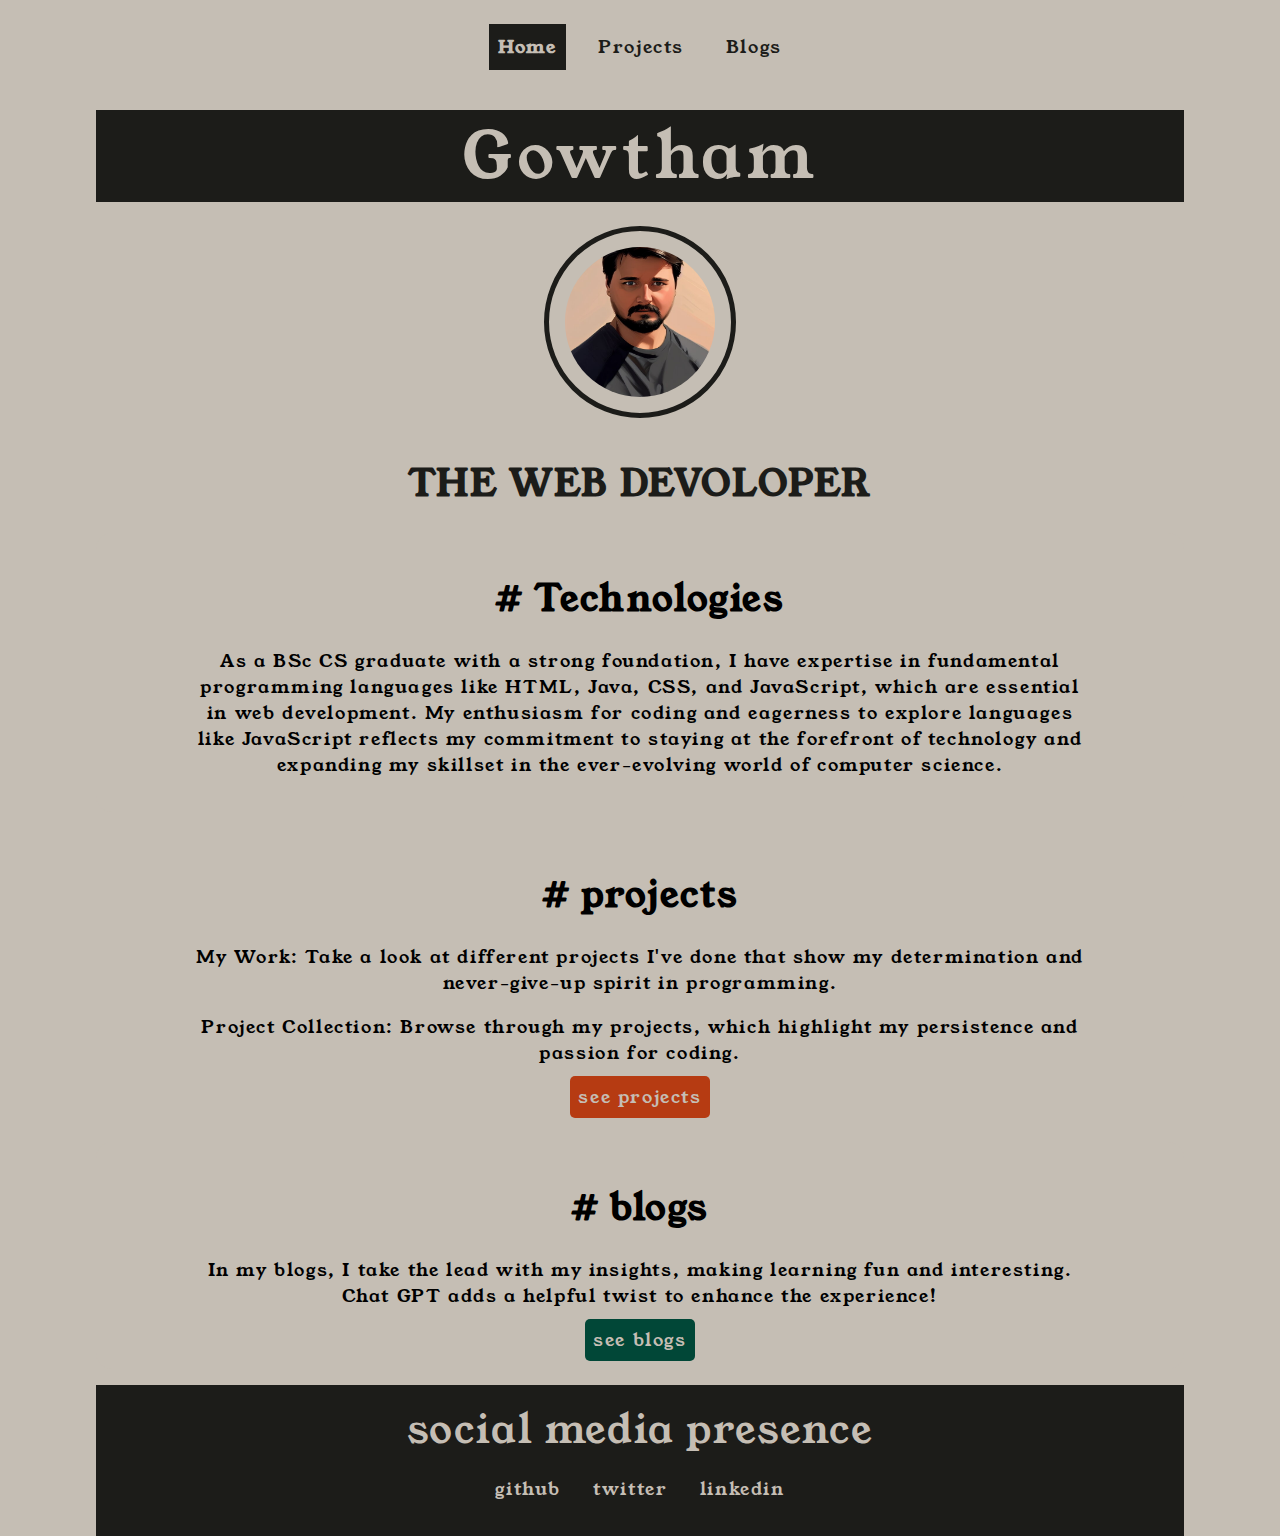
<file: index.html>
<!DOCTYPE html>
<html lang="en">
<head>
    <meta charset="UTF-8">
    <meta name="viewport" content="width=device-width, initial-scale=1.0">
    <link rel="stylesheet" href="style.css"> 
    <title>gowtham-home-portfolio-page</title>
</head>
<body>
    <!-- this is navigation code  -->
    <nav class="navigation">
        
        <ul class=" list-non-bullet nav-pills ">                   
            
        <li class="list-item-inline ">
                <a class="link linkactive" href="index.html">Home</a>
            </li>
           
            
        <li class="list-item-inline">
                 <a class="link" href="projects.html">Projects</a>
                </li>
                
            <li class="list-item-inline">
                <a class="link" href="blogs.html">Blogs</a>
            </li>
        </ul>
    </nav>


    <header class="hero">
    <h1 class="hero-heading" >Gowtham  </h1>
    
    </header>
    
<!--  this is header code -->
    <header class="hero">
    <img class="hero-img"   src="gimage.jpg" alt="img">
    <h1 class="hero-heading2" > THE WEB DEVOLOPER </h1>
    
    </header>
    <!-- this  is sections  -->
    <section class=" section section-two">
        <div class="container flued-container">
            <h1># Technologies </h1>
            <p>As a BSc CS graduate with a strong foundation, I have expertise in fundamental programming languages like HTML, Java, CSS, and JavaScript, which are essential in web development. My enthusiasm for coding and eagerness to explore languages like JavaScript reflects my commitment to staying at the forefront of technology and expanding my skillset in the ever-evolving world of computer science.</p>
           
        </div>
       
    </section>

    <!-- this is section2 -->
    <section class="section section-one">
        <div class="container flued-container"> 
            <h1># projects</h1>
    <p>My Work: Take a look at different projects I've done that show my determination and never-give-up spirit in programming.</p>

       <p> Project Collection: Browse through my projects, which highlight my persistence and passion for coding.</p>
    <a class=" link primary-color" href="projects.html"> see projects</a>
        </div>
    
    </section>

    <!-- this is section3 -->
    <section class=" section section-two">
        <div class="container flued-container">
            <h1># blogs</h1>
            <p>In my blogs, I take the lead with my insights, making learning fun and interesting. Chat GPT adds a helpful twist to enhance the experience!</p>
            <a class="link secondary-color" href="blogs.html">see blogs</a>
        </div>
       
    </section>
    <footer class="footer">
        <div id="footer-hedder"> social media presence</div>
        <ul class="list-non-bullet social-links">
           <li class="list-item-inline">
                <a class="link" href="https://github.com/Gowtham00007">github</a>
            </li>
            <li class="list-item-inline">
                <a class="link" href="https://twitter.com/Gowtham03071999">twitter</a>
            </li>
            <li class="list-item-inline">
                <a class="link" href="https://www.linkedin.com/in/gowtham-s-a37914234">linkedin</a>
            </li>
        </ul>
            </footer>

</body>
</html>
</file>
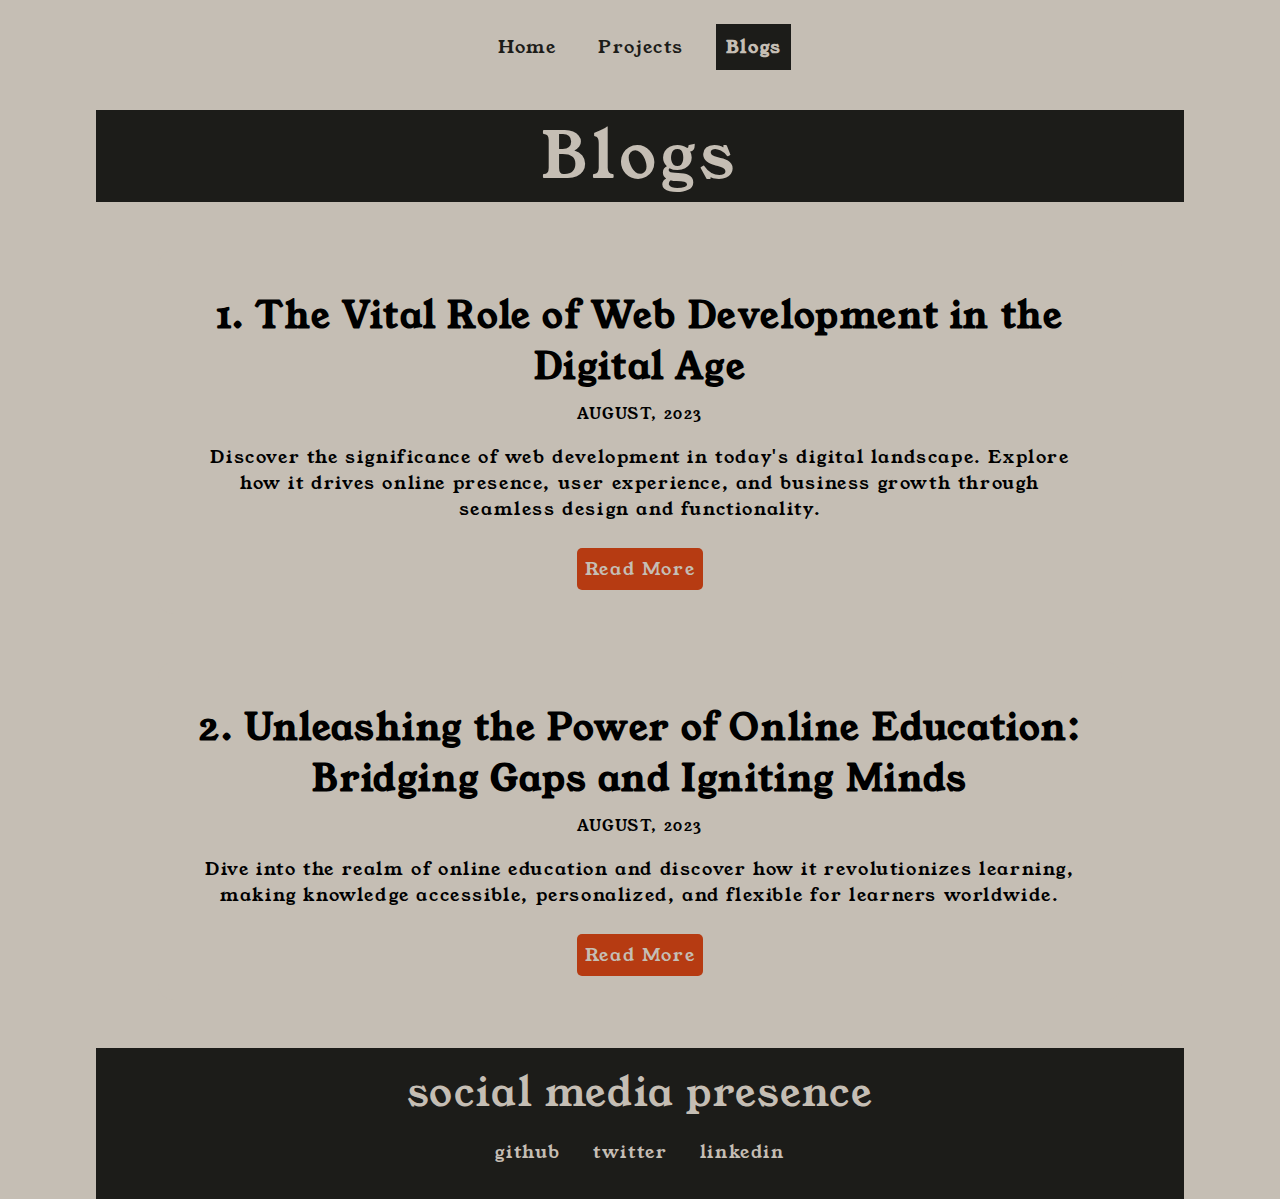
<file: blogs.html>
<!DOCTYPE html>
<html lang="en">
<head>
    <meta charset="UTF-8">
    <meta name="viewport" content="width=device-width, initial-scale=1.0">
    <link rel="stylesheet" href="style.css"> 
    <title>gowtham-blogs-portfolio-page</title>
</head>
<body>
    <!-- this is navigation code  -->
    <nav class="navigation">
        
        <ul class=" list-non-bullet nav-pills ">                   
            
        <li class="list-item-inline ">
                <a class="link " href="index.html">Home</a>
            </li>
           
            
        <li class="list-item-inline">
                 <a class="link " href="projects.html">Projects</a>
                </li>
                
            <li class="list-item-inline">
                <a class="link linkactive" href="blogs.html">Blogs</a>
            </li>
        </ul>
    </nav>


    <header class="hero">
    <h1 class="hero-heading" >Blogs </h1>
    
    </header>


    <ul class="list-non-bullet">
        <li>
          <article class="showcase-list container flued-container">
            <h1> 1. The Vital Role of Web Development in the Digital Age</h1>
            <small>AUGUST, 2023</small>
            <p>
              Discover the significance of web development in today's digital 
              landscape. Explore how it drives online presence, user experience,
               and business growth through seamless design and functionality.
            </p>
  
            <a class="link primary-color" href="web-blog.html">Read More</a>
          </article>
        </li>
  
        <li>
          <article class="showcase-list container flued-container">
            <h1>2.  Unleashing the Power of Online Education: Bridging Gaps and Igniting Minds</h1>
            <small>AUGUST, 2023</small>
            <p>
              Dive into the realm of online education and discover how it revolutionizes learning,
               making knowledge accessible, personalized, and flexible for learners worldwide.
            </p>
  
            <a
              class="link primary-color"
              href="onledu.html"
              >Read More</a
            >
          </article>
        </li>
      </ul>



      <!-- footer -->

      <footer class="footer">
        <div id="footer-hedder"> social media presence</div>
        <ul class="list-non-bullet social-links">
           <li class="list-item-inline">
                <a class="link" href="https://github.com/Gowtham00007">github</a>
            </li>
            <li class="list-item-inline">
                <a class="link" href="https://twitter.com/Gowtham03071999">twitter</a>
            </li>
            <li class="list-item-inline">
                <a class="link" href="https://www.linkedin.com/in/gowtham-s-a37914234">linkedin</a>
            </li>
        </ul>
            </footer>
</body>
</html>
</file>
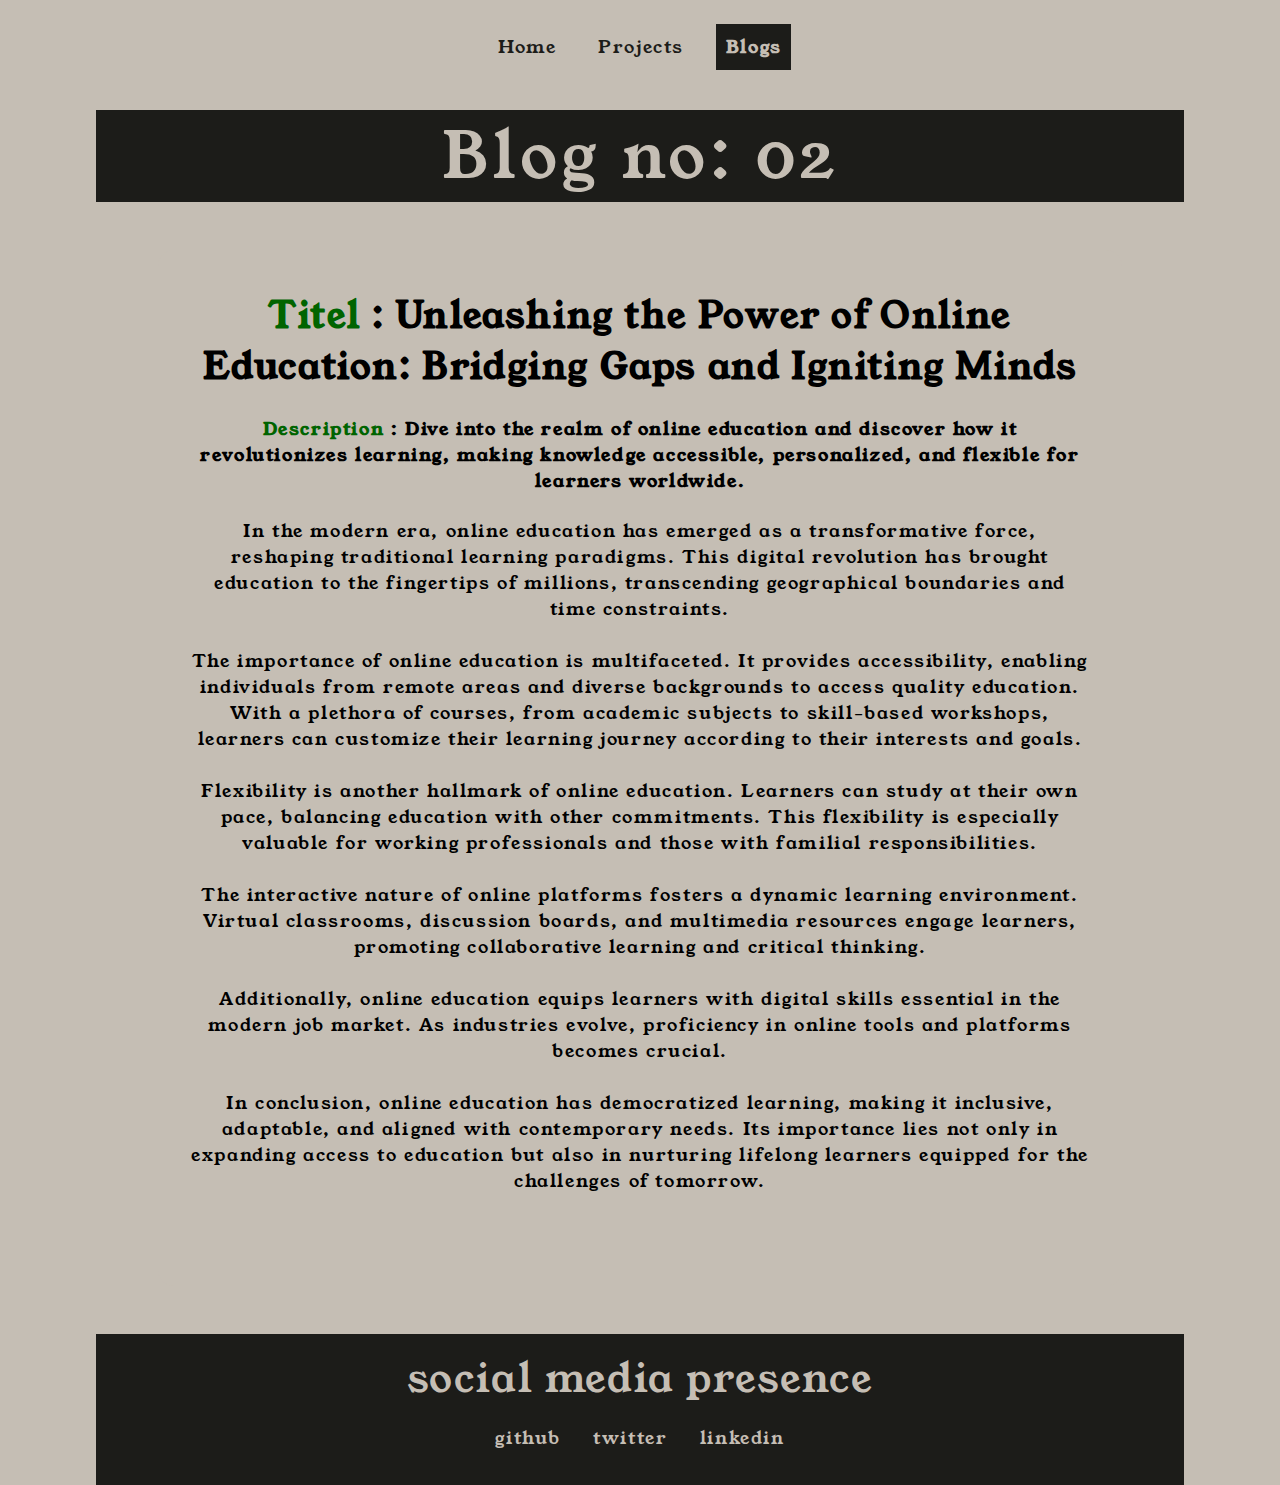
<file: onledu.html>
<!DOCTYPE html>
<html lang="en">
<head>
    <meta charset="UTF-8">
    <meta name="viewport" content="width=device-width, initial-scale=1.0">
    <link rel="stylesheet" href="style.css"> 
    <title>gowtham-blog2-portfolio-page</title>
</head>
<body>
    <!-- this is navigation code  -->
    <nav class="navigation">
        
        <ul class=" list-non-bullet nav-pills ">                   
            
        <li class="list-item-inline ">
                <a class="link " href="index.html">Home</a>
            </li>
           
            
        <li class="list-item-inline">
                 <a class="link " href="projects.html">Projects</a>
                </li>
                
            <li class="list-item-inline">
                <a class="link linkactive" href="blogs.html">Blogs</a>
            </li>
        </ul>
    </nav>


    <header class="hero">
    <h1 class="hero-heading" >Blog no: 02 </h1>
    
    </header>





<ul class="list-non-bullet">
    <li>
      <article class="showcase-list container flued-container spacol">
        <h1><span>Titel</span> : Unleashing the Power of Online Education: Bridging Gaps and Igniting Minds</h1>

        <h4> <span>  Description</span> : Dive into the realm of online education and discover how it revolutionizes learning, making knowledge accessible, personalized, and flexible for learners worldwide.</h4>
        <p>
            In the modern era, online education has emerged as a transformative force, reshaping traditional learning paradigms. This digital revolution has brought education to the fingertips of millions, transcending geographical boundaries and time constraints.<br><br>

            The importance of online education is multifaceted. It provides accessibility, enabling individuals from remote areas and diverse backgrounds to access quality education. With a plethora of courses, from academic subjects to skill-based workshops, learners can customize their learning journey according to their interests and goals.<br><br>
            
            Flexibility is another hallmark of online education. Learners can study at their own pace, balancing education with other commitments. This flexibility is especially valuable for working professionals and those with familial responsibilities.<br><br>
            
            The interactive nature of online platforms fosters a dynamic learning environment. Virtual classrooms, discussion boards, and multimedia resources engage learners, promoting collaborative learning and critical thinking.<br><br>
            
            Additionally, online education equips learners with digital skills essential in the modern job market. As industries evolve, proficiency in online tools and platforms becomes crucial.<br><br>
            
            In conclusion, online education has democratized learning, making it inclusive, adaptable, and aligned with contemporary needs. Its importance lies not only in expanding access to education but also in nurturing lifelong learners equipped for the challenges of tomorrow.<br><br>
        </p>
      </article>
    </li>
</ul>

<footer class="footer">
    <div id="footer-hedder"> social media presence</div>
    <ul class="list-non-bullet social-links">
       <li class="list-item-inline">
            <a class="link" href="https://github.com/Gowtham00007">github</a>
        </li>
        <li class="list-item-inline">
            <a class="link" href="https://twitter.com/Gowtham03071999">twitter</a>
        </li>
        <li class="list-item-inline">
            <a class="link" href="https://www.linkedin.com/in/gowtham-s-a37914234">linkedin</a>
        </li>
    </ul>
        </footer>


</body>
</html>
</file>
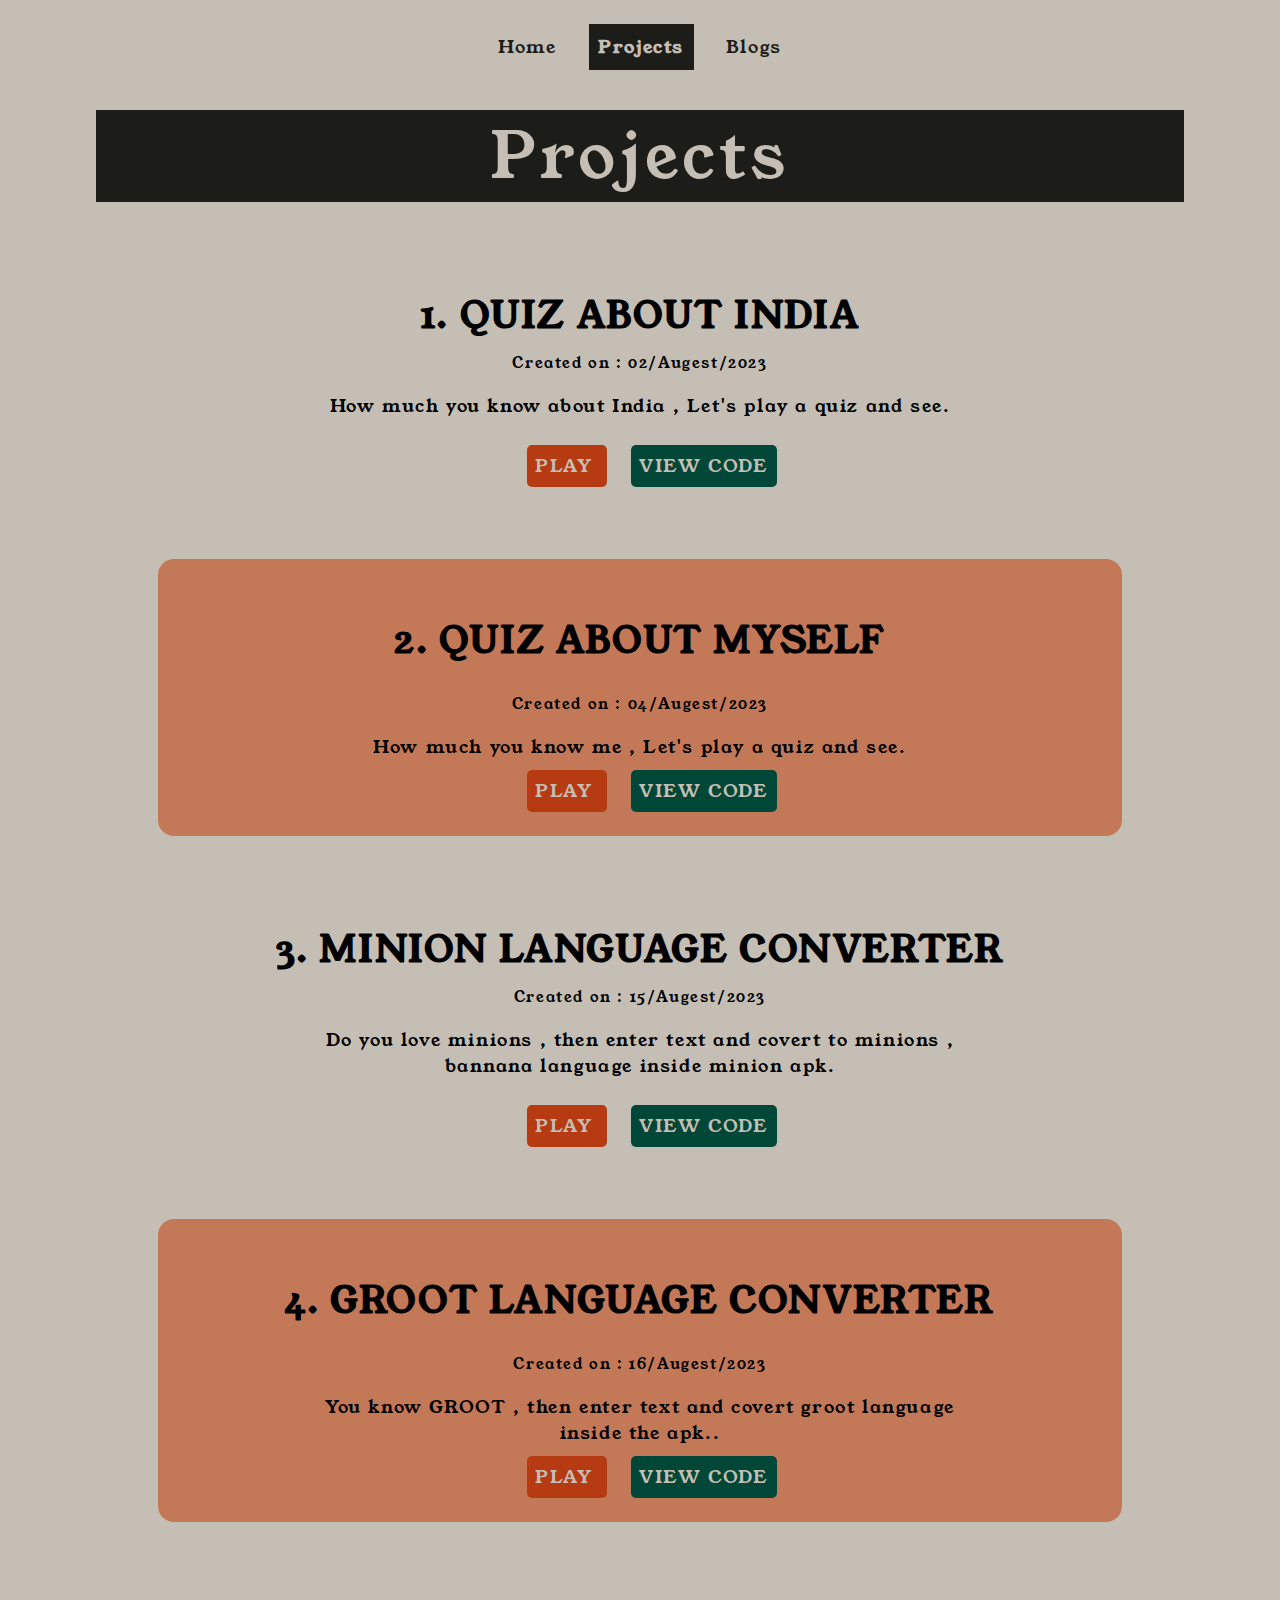
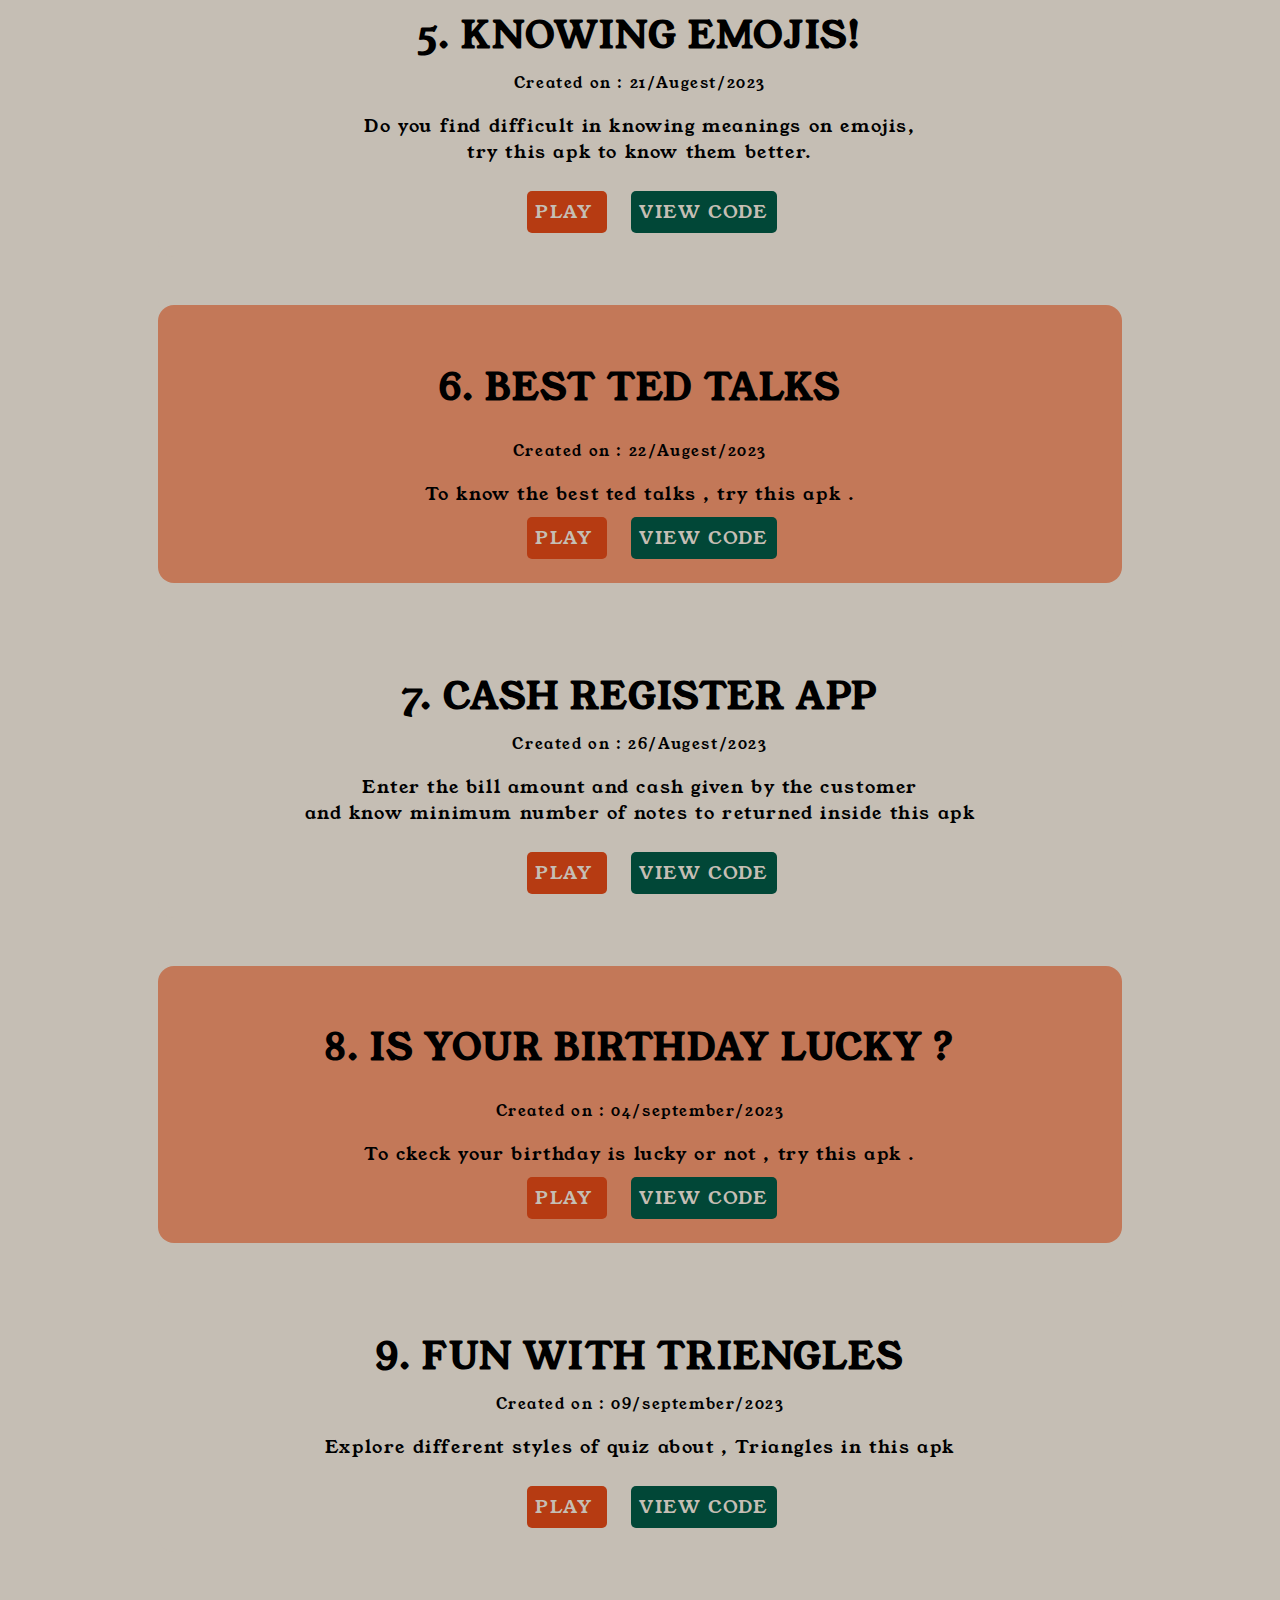
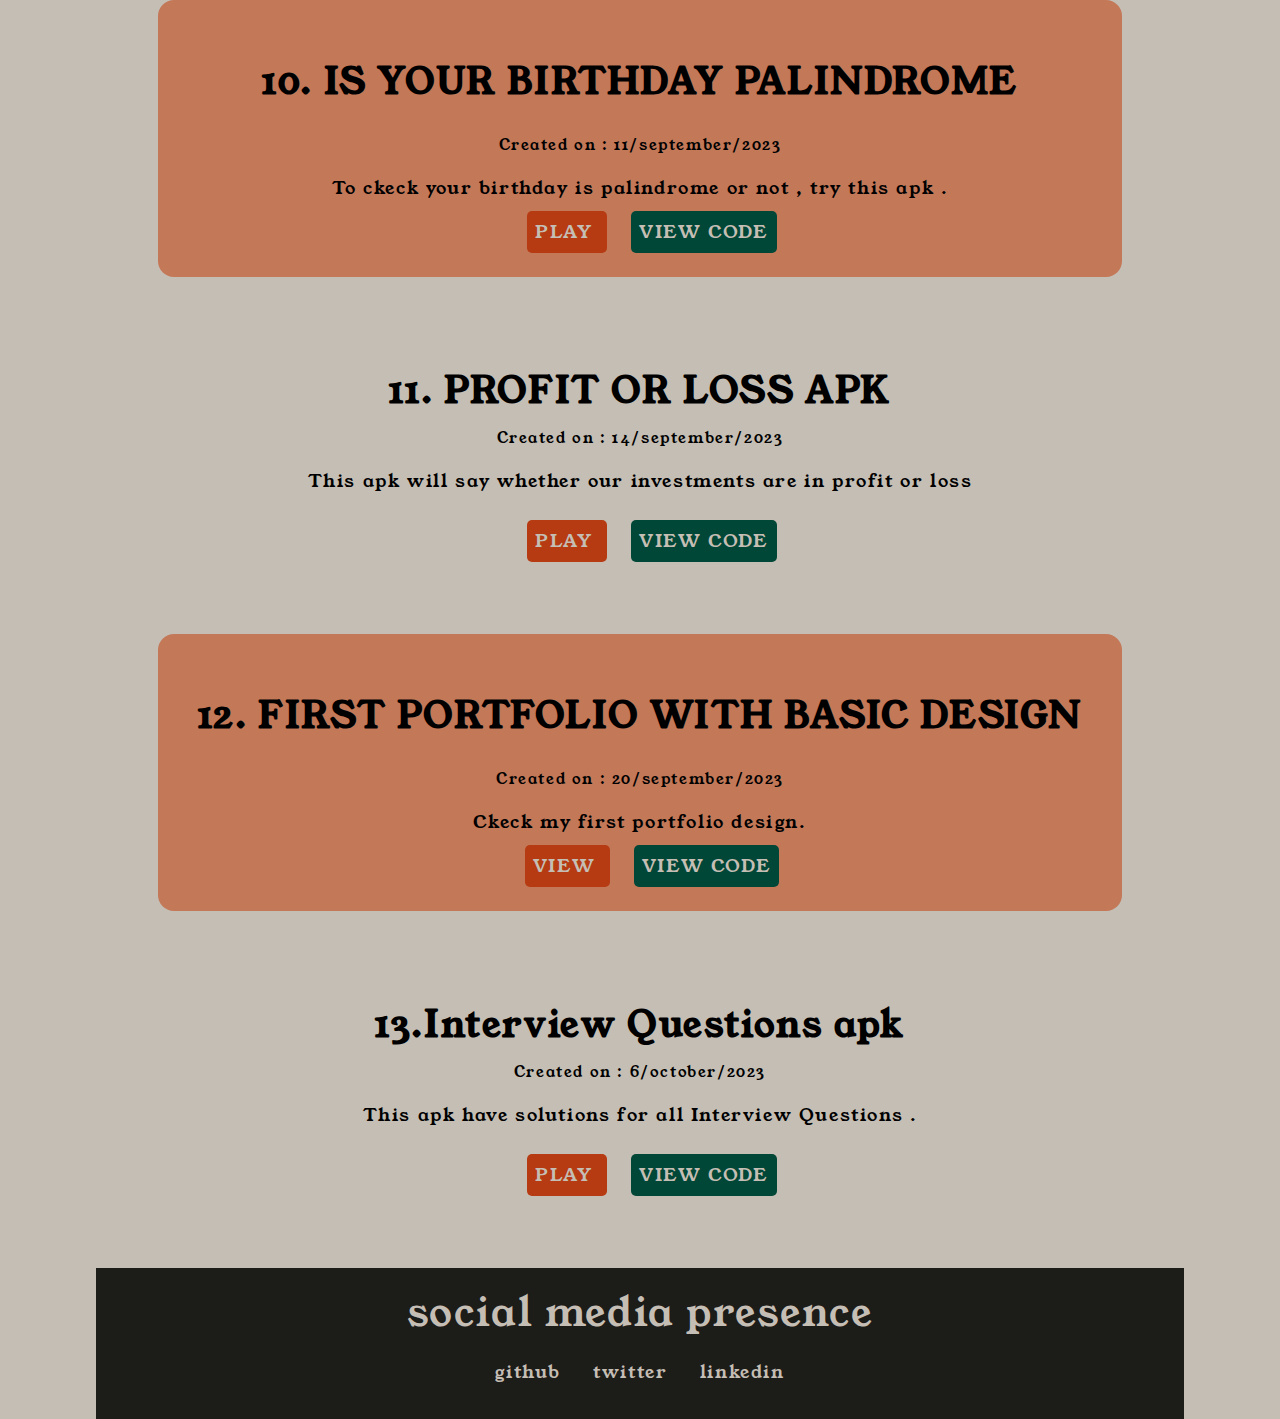
<file: projects.html>
<!DOCTYPE html>
<html lang="en">
<head>
    <meta charset="UTF-8">
    <meta name="viewport" content="width=device-width, initial-scale=1.0">
    <link rel="stylesheet" href="style.css"> 
    <title>gowtham-project-portfolio-page</title>
</head>
<body>
    <!-- this is navigation code  -->
    <nav class="navigation">
        
        <ul class=" list-non-bullet nav-pills ">                   
            
        <li class="list-item-inline ">
                <a class="link " href="index.html">Home</a>
            </li>
           
            
        <li class="list-item-inline">
                 <a class="link linkactive" href="projects.html">Projects</a>
                </li>
                
            <li class="list-item-inline">
                <a class="link" href="blogs.html">Blogs</a>
            </li>
        </ul>
    </nav>


    <header class="hero">
    <h1 class="hero-heading" >Projects  </h1>
    
    </header>
    
<!--  this is header code -->
  
<ul class="list-non-bullet">
    <li>
        <article class=" showcase-list flued-container container ">
            <h1> 1. QUIZ ABOUT INDIA </h1>
            <small> Created on : 02/Augest/2023</small>
          <p> How much you know about India , Let's play a quiz and see.</p>
              <a class=" link primary-color"
               href=" https://replit.com/@GowthamNayak1/quizgameaboutINDIA?embed=1&output=1">
            PLAY 
            </a>
            <a class=" link secondary-color" 
            href="https://replit.com/@GowthamNayak1/quizgameaboutINDIA?embed=1&output=1#index.js">
            VIEW CODE
        </a>
        </article>
    </li>
 <!-- project two -->

    <li>
        <article class="showcase-list2 flued-container container ">
            <h1>2. QUIZ ABOUT MYSELF </h1>
            <small> Created on : 04/Augest/2023</small>
          <p> How much you know me  , Let's play a quiz and see.</p>
              <a class=" link primary-color"
               href="https://replit.com/@GowthamNayak1/quizOnmyslef?embed=1&output=1 ">
            PLAY 
        </a>
            <a class=" link secondary-color" 
            href="https://replit.com/@GowthamNayak1/quizOnmyslef?embed=1&output=1#index.js">
            VIEW CODE
        </a>
        </article>
    </li>


    <li>
        <article class="showcase-list flued-container container ">
            <h1>3. MINION LANGUAGE CONVERTER </h1>
            <small> Created on : 15/Augest/2023</small>
          <p>Do you love minions , then enter  text and covert to minions ,<br> bannana language inside minion apk.</p>
              <a class=" link primary-color"
               href="https://gowtham-minion-app.netlify.app/">
            PLAY 
            </a>
            <a class=" link secondary-color" 
            href="https://github.com/Gowtham00007/minionapp/blob/main/index.html">
            VIEW CODE
        </a>
        </article>
    </li>


    <li>
        <article class="showcase-list2 flued-container container ">
            <h1>4. GROOT LANGUAGE CONVERTER  </h1>
            <small> Created on : 16/Augest/2023</small>
          <p>  You know GROOT  , then enter  text and covert groot language <br> inside the apk..</p>
              <a class=" link primary-color"
               href="https://gowtham-grootapi.netlify.app/">
            PLAY 
            </a>
            <a class=" link secondary-color" 
            href="https://github.com/Gowtham00007/grootapi/blob/main/index.htm">
            VIEW CODE
        </a>
        </article>
    </li>

    <li>
        <article class="showcase-list flued-container container ">
            <h1>5. KNOWING EMOJIS! </h1>
            <small> Created on : 21/Augest/2023</small>
          <p> Do you find difficult in knowing meanings on emojis, <br> try this apk to know them better. </p>
              <a class=" link primary-color"
               href="https://zjlqhw.csb.app/">
               PLAY 
            </a>
            <a class=" link secondary-color" 
            href="https://github.com/Gowtham00007/knowing-emois-reactapp/blob/main/src/App.js">
            VIEW CODE
        </a>
        </article>
    </li>

    <li>
        <article class="showcase-list2 flued-container container ">
            <h1>6.  BEST TED TALKS</h1>
            <small> Created on : 22/Augest/2023</small>
          <p> To know the best ted talks , try this apk .</p>
              <a class=" link primary-color"
               href="https://ff7f4w.csb.app/">
            PLAY
            </a>
            <a class=" link secondary-color" 
            href="https://github.com/Gowtham00007/ted-talks-reactapp/blob/main/src/App.js">
            VIEW CODE
        </a>
        </article>
    </li>


    <li>
        <article class="showcase-list flued-container container ">
            <h1>7. CASH REGISTER APP </h1>
            <small> Created on : 26/Augest/2023</small>
          <p>  Enter the bill amount and cash given by the customer <br> and know minimum number of notes to returned inside this apk </p>
              <a class=" link primary-color"
               href="https://gowtham-cashregister-apk.netlify.app/">
               PLAY 
            </a>
            <a class=" link secondary-color" 
            href="https://github.com/Gowtham00007/cashregister/blob/main/index.html">
            VIEW CODE
        </a>
        </article>
    </li>


    <li>
        <article class="showcase-list2 flued-container container ">
            <h1>8.  IS YOUR BIRTHDAY LUCKY ?</h1>
            <small> Created on : 04/september/2023</small>
          <p> To ckeck your birthday is lucky or not , try this apk .</p>
              <a class=" link primary-color"
               href="https://birthday-lucky-or-not-apk.netlify.app/">
               PLAY 
            </a>
            <a class=" link secondary-color" 
            href="https://github.com/Gowtham00007/birthdate-lucky-orNot/blob/main/index.html">
            VIEW CODE
        </a>
        </article>
    </li>



    <li>
        <article class="showcase-list flued-container container ">
            <h1>9. FUN WITH TRIENGLES </h1>
            <small> Created on : 09/september/2023</small>
          <p>Explore different styles of quiz about , Triangles in this apk </p>
              <a class=" link primary-color"
               href="https://fun-with-triangles-apk.netlify.app/">
               PLAY 
            </a>
            <a class=" link secondary-color" 
            href="https://github.com/Gowtham00007/fun-with-triangles/blob/main/index.html">
            VIEW CODE
        </a>
        </article>
    </li>


    <li>
        <article class="showcase-list2 flued-container container ">
            <h1> 10. IS YOUR BIRTHDAY PALINDROME </h1>
            <small> Created on : 11/september/2023</small>
          <p> To ckeck your birthday is palindrome or not , try this apk .</p>
              <a class=" link primary-color"
               href="https://check-birthday-palindrome-apk.netlify.app/">
               PLAY 
            </a>
            <a class=" link secondary-color" 
            href="https://github.com/Gowtham00007/palindrome-birthday-app/blob/main/index.html">
            VIEW CODE
        </a>
        </article>
    </li>




    <li>
        <article class="showcase-list flued-container container ">
            <h1>11.  PROFIT OR LOSS APK</h1>
            <small> Created on : 14/september/2023</small>
          <p>This apk will say whether our investments are in profit or loss </p>
              <a class=" link primary-color"
               href="https://profit-loss-apk.netlify.app/">
               PLAY 
            </a>
            <a class=" link secondary-color" 
            href="https://github.com/Gowtham00007/profit-or-loss/blob/main/index.html">
            VIEW CODE
        </a>
        </article>
    </li>

    <li>
        <article class="showcase-list2 flued-container container ">
            <h1> 12. FIRST PORTFOLIO WITH BASIC DESIGN  </h1>
            <small> Created on : 20/september/2023</small>
          <p>  Ckeck my first portfolio design.</p>
              <a class=" link primary-color"
               href="http://gowthamneog-portfolio.netlify.app/">
               VIEW
            </a>
            <a class=" link secondary-color" 
            href="https://github.com/Gowtham00007/Gowtham-personal-portfolio/blob/main/index.html">
            VIEW CODE
        </a>
        </article>
    </li>




    
    <li>
        <article class="showcase-list flued-container container ">
            <h1>13.Interview Questions apk</h1>
            <small> Created on : 6/october/2023</small>
          <p>This apk have  solutions for all Interview Questions .</p>
              <a class=" link primary-color"
               href="https://interview-questions-practice.netlify.app/">
               PLAY 
            </a>
            <a class=" link secondary-color" 
            href="https://github.com/Gowtham00007/interviewQuestions-apk/blob/main/index.html">
            VIEW CODE
        </a>
        </article>
    </li>


  </ul>
  <footer class="footer">
    <div id="footer-hedder"> social media presence</div>
    <ul class="list-non-bullet social-links">
       <li class="list-item-inline">
            <a class="link" href="https://github.com/Gowtham00007">github</a>
        </li>
        <li class="list-item-inline">
            <a class="link" href="https://twitter.com/Gowtham03071999">twitter</a>
        </li>
        <li class="list-item-inline">
            <a class="link" href="https://www.linkedin.com/in/gowtham-s-a37914234">linkedin</a>
        </li>
    </ul>
        </footer>
</body>
</html>
</file>
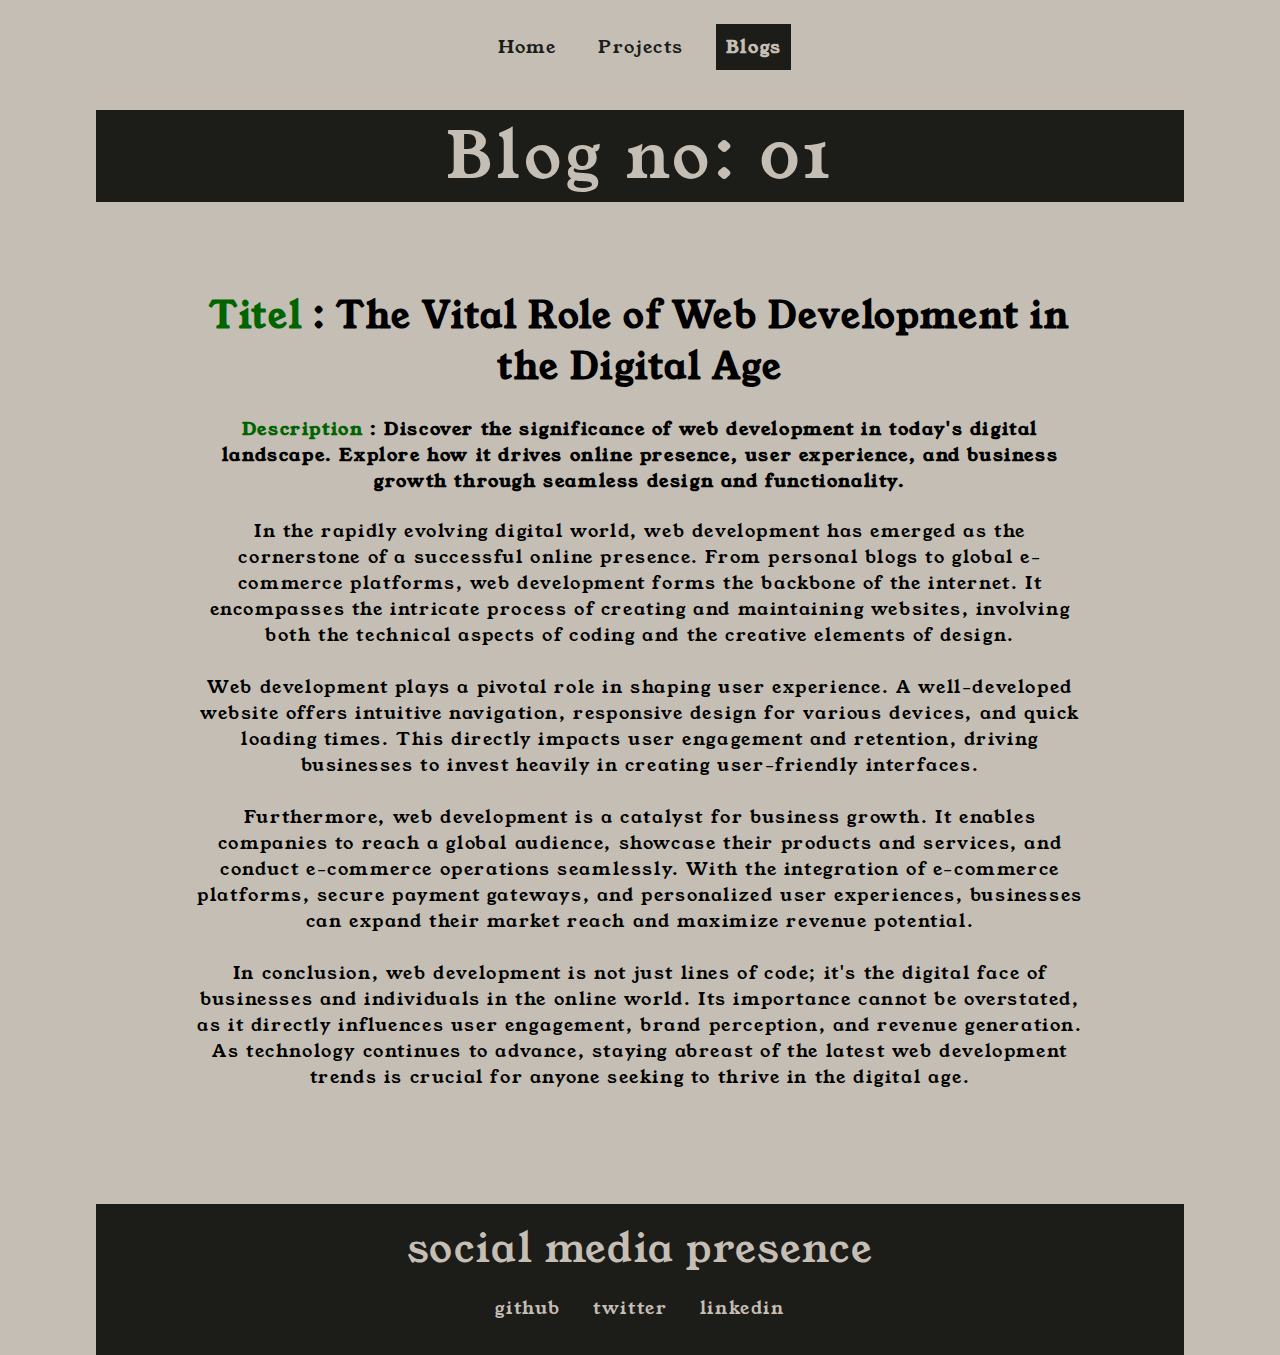
<file: web-blog.html>
<!DOCTYPE html>
<html lang="en">
<head>
    <meta charset="UTF-8">
    <meta name="viewport" content="width=device-width, initial-scale=1.0">
    <link rel="stylesheet" href="style.css"> 
    <title>gowtham-blog1-portfolio-page</title>
</head>
<body>
    <!-- this is navigation code  -->
    <nav class="navigation">
        
        <ul class=" list-non-bullet nav-pills ">                   
            
        <li class="list-item-inline ">
                <a class="link " href="index.html">Home</a>
            </li>
           
            
        <li class="list-item-inline">
                 <a class="link " href="projects.html">Projects</a>
                </li>
                
            <li class="list-item-inline">
                <a class="link linkactive" href="blogs.html">Blogs</a>
            </li>
        </ul>
    </nav>


    <header class="hero">
    <h1 class="hero-heading" >Blog no: 01 </h1>
    
    </header>


<!-- 
<ul class="list-non-bullet"> -->
    <!-- <li> -->
      <article class="showcase-list flued-container container  spacol">
        <h1><span>Titel</span> : The Vital Role of Web Development in the Digital Age</h1>

        <h4> <span>  Description</span> : Discover the significance of web development in today's digital 
            landscape. Explore how it drives online presence, user experience, and business
             growth through seamless design and functionality.</h4>
        <p>
            In the rapidly evolving digital world, web development has emerged as the cornerstone of a successful online presence. From personal blogs to global e-commerce platforms, web development forms the backbone of the internet. It encompasses the intricate process of creating and maintaining websites, involving both the technical aspects of coding and the creative elements of design.<br><br>

            Web development plays a pivotal role in shaping user experience. A well-developed website offers intuitive navigation, responsive design for various devices, and quick loading times. This directly impacts user engagement and retention, driving businesses to invest heavily in creating user-friendly interfaces.<br><br>
            
            Furthermore, web development is a catalyst for business growth. It enables companies to reach a global audience, showcase their products and services, and conduct e-commerce operations seamlessly. With the integration of e-commerce platforms, secure payment gateways, and personalized user experiences, businesses can expand their market reach and maximize revenue potential.<br><br>
            
            In conclusion, web development is not just lines of code; it's the digital face of businesses and individuals in the online world. Its importance cannot be overstated, as it directly influences user engagement, brand perception, and revenue generation. As technology continues to advance, staying abreast of the latest web development trends is crucial for anyone seeking to thrive in the digital age.
        </p>
      </article>
    <!-- </li>
</ul> -->


<footer class="footer">
    <div id="footer-hedder"> social media presence</div>
    <ul class="list-non-bullet social-links">
       <li class="list-item-inline">
            <a class="link" href="https://github.com/Gowtham00007">github</a>
        </li>
        <li class="list-item-inline">
            <a class="link" href="https://twitter.com/Gowtham03071999">twitter</a>
        </li>
        <li class="list-item-inline">
            <a class="link" href="https://www.linkedin.com/in/gowtham-s-a37914234">linkedin</a>
        </li>
    </ul>
        </footer>


</body>
</html>
</file>
<file: style.css>
/* @import url('https://fonts.googleapis.com/css2?family=Sedgwick+Ave+Display&display=swap'); */
@import url('https://fonts.googleapis.com/css2?family=Young+Serif&display=swap');
:root{
   --primery-color:#C5BEB4;
   --secandary-color:#1C1C19;
   --third-color:#C37858;
}

body{
    background-color:var(--primery-color);
    /* font-family: 'Sedgwick Ave Display', cursive; */
    font-family: 'Young Serif', serif;
    font-size: large;
    letter-spacing: 0.1rem;
    margin: 0px auto;
    max-width: 85%;
    width: 100%;

}

hr {
    margin: 2rem 0rem;
}
/* spaces  */

.margin-md{
    margin: 2rem;
}
/* container */

.flued-container{
    padding: 0rem 1rem;
}

.container{
    max-width :900px;
    width: 100%;
    margin: auto;
}


/* links */
.link{
    box-sizing: border-box;
    text-decoration: none;
    padding: 0.6rem;
}

  .primary-color{
    text-decoration: none;
    background-color:#B63B12;
    color: #C5BEB4;
    font-weight: 100;
    font-size: 18px;
    padding: 0.5rem;
    border-radius: 5px;
    margin: 1.5rem;
  }
  
  .secondary-color{
    text-decoration: none;
    background-color: #014737;
    color: #C5BEB4;
    font-weight: 100;
    font-size: 18px;
    padding: 0.5rem;
    border-radius: 5px;
  }




/* BEM naming conventions for css */

/* listes  */
.list-non-bullet {
    list-style: none;
    padding-inline-start: 0px;
}
.list-item-inline{
    display: inline;
    padding-inline-start: 0px;
    padding: 0rem 0.3rem;
}

/* navigation  */


.navigation {
    background-color: var(--primery-color);
    padding: 1rem ;


}


.navigation .link {
    font-size: large;
    color: var(--secandary-color);
    margin: 0.2rem;
}
.navigation  .nav-pills{
    text-align: center;
    font-size: large;
    padding-inline-start: 0px;
  
}
.navigation .linkactive {
    font-weight: bold;
    background-color:var(--secandary-color);
    color:var(--primery-color);
}
/* hedder  */
.hero{
    padding: 0rem;
    padding-top: 1rem;
}
.hero .hero-img {
    max-width: 50%;
    max-width: 150px;
    margin: auto;
    display: block;
    padding: 1rem;  
    border-radius: 10rem;
    border: 5px solid var(--secandary-color);
}
.hero .hero-heading{
  margin-top: 0rem;
  margin-bottom: 0.5rem;
  font-size: 65px;
  letter-spacing: 5px;
  font-weight: 100;
  background-color:var(--secandary-color);
  color: #C5BEB4;
  line-height: auto;
  text-align: center;
}


.hero .hero-heading2{
  text-align:center ;
  padding-top: 1rem;
  color: var(--secandary-color);
  
}



/* section  */
.section{
    margin: 1rem 0;
    padding: 1rem;
    border-radius: 1rem;
     text-align: center; 
}

.section h1 ,p {
    text-align: center;
    
}
.section-two {
    border-radius: 1rem;
    background-color: var(--primery-color);
}
/* footer   */
.footer{
   
    text-align:center ;
    padding-top: 1rem;
    color: var(--primery-color);
    background-color: var(--secandary-color);
    padding: 1rem;
} 
.footer .link {
    font-size: large;
    padding: 0.5rem;
    color:var(--primery-color);
 }
 #footer-hedder {
    font-size:40px;
} 
.footer ul{
    padding-inline-start: 0px;
}

/** projects **/
.showcase-list {
background-color: var(--primery-color);
    padding: 2rem;
    border-radius: 1rem;
    text-align: center;
    margin: 3rem auto;
  }

  .showcase-list2 {
    background-color:#C37858;
        padding: 2rem;
        border-radius: 1rem;
        text-align: center;
        margin: 3rem auto;
      }


  .showcase-list h1 {
    margin: 0.5rem;
  }
  
  .showcase-list p {
    padding-bottom: 1rem;
  }

/* bloges  */

.showcase-blog {
    padding-bottom: 6rem;
  }
  
  @media (max-width: 900px) {
    body {
      max-width: 95%;
      width: 100%;
    }
  
    .list-item-inline {
      display: inline;
      padding: 0rem;
    }
  
    .flued-container {
      width: auto;
    }
  
    .primery-link{
      display: block;
    }
  }

.spacol .h1 span ,.h2 ,span {
    color: darkgreen;
    
    
}
</file>
